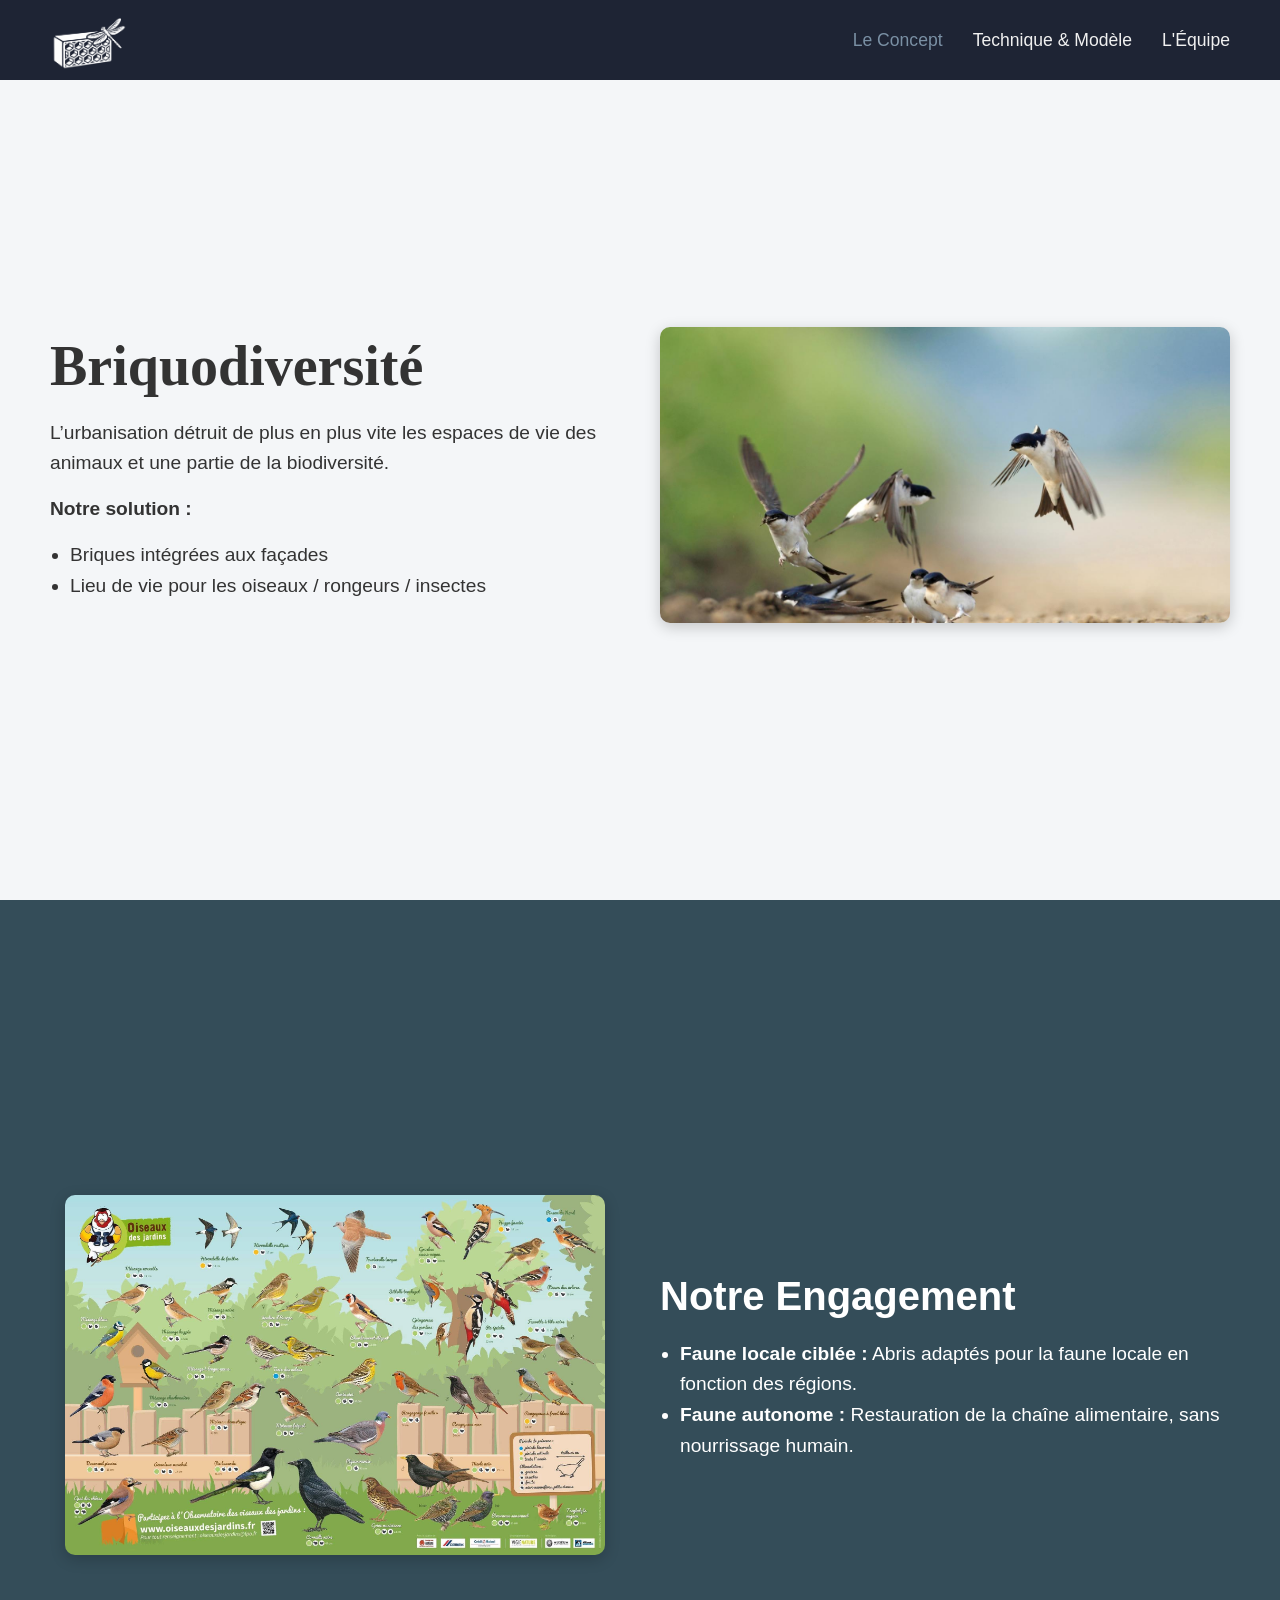
<file: index.html>
<!DOCTYPE html>
<html lang="fr">
<head>
    <meta charset="UTF-8">
    <title>Briquodiversité - Accueil</title>
    <link rel="stylesheet" href="./assets/style/index.css">
    <link rel="icon" type="image/x-icon" href="./assets/pics/logofree.png">
</head>
<body>
    <header class="head">
        <img class="logo" src="./assets/pics/logofree.png" alt="Logo Briquodiversité">
        <nav class="headliens">
            <a href="index.html" class="active">Le Concept</a>
            <a href="technique.html">Technique & Modèle</a>
            <a href="equipe.html">L'Équipe</a>
        </nav>
    </header>

    <!-- Diapo 1 : Problème et Solution -->
    <section class="slide bg-light">
        <div class="text-content">
            <h1>Briquodiversité</h1>
            <p>L’urbanisation détruit de plus en plus vite les espaces de vie des animaux et une partie de la biodiversité.</p>
            <p><strong>Notre solution :</strong> <ul>
                <li>Briques intégrées aux façades</li>
                <li>Lieu de vie pour les oiseaux / rongeurs / insectes</li>
            </ul></p>
        </div>
        <div class="image-content">
            <!-- Image suggérée : Ville vs Nature ou schéma d'une brique dans un mur -->
            <img src="./assets/pics/hirondelles.jpg" alt="Illustration de la brique intégrée">
        </div>
    </section>

    <!-- Diapo 2 : Ateliers et Faune -->
    <section class="slide bg-dark">
        <div class="image-content">
            <!-- Image suggérée : Moineau, papillon de nuit ou personnes en atelier -->
            <img src="./assets/pics/biodiversite.jpg" alt="Faune locale et ateliers">
        </div>
        <div class="text-content">
            <h2>Notre Engagement</h2>
            <ul>
                <li><strong>Faune locale ciblée :</strong> Abris adaptés pour la faune locale en fonction des régions.</li>
                <li><strong>Faune autonome :</strong> Restauration de la chaîne alimentaire, sans nourrissage humain.</li>
            </ul>
        </div>
    </section>
</body>
</html>
</file>
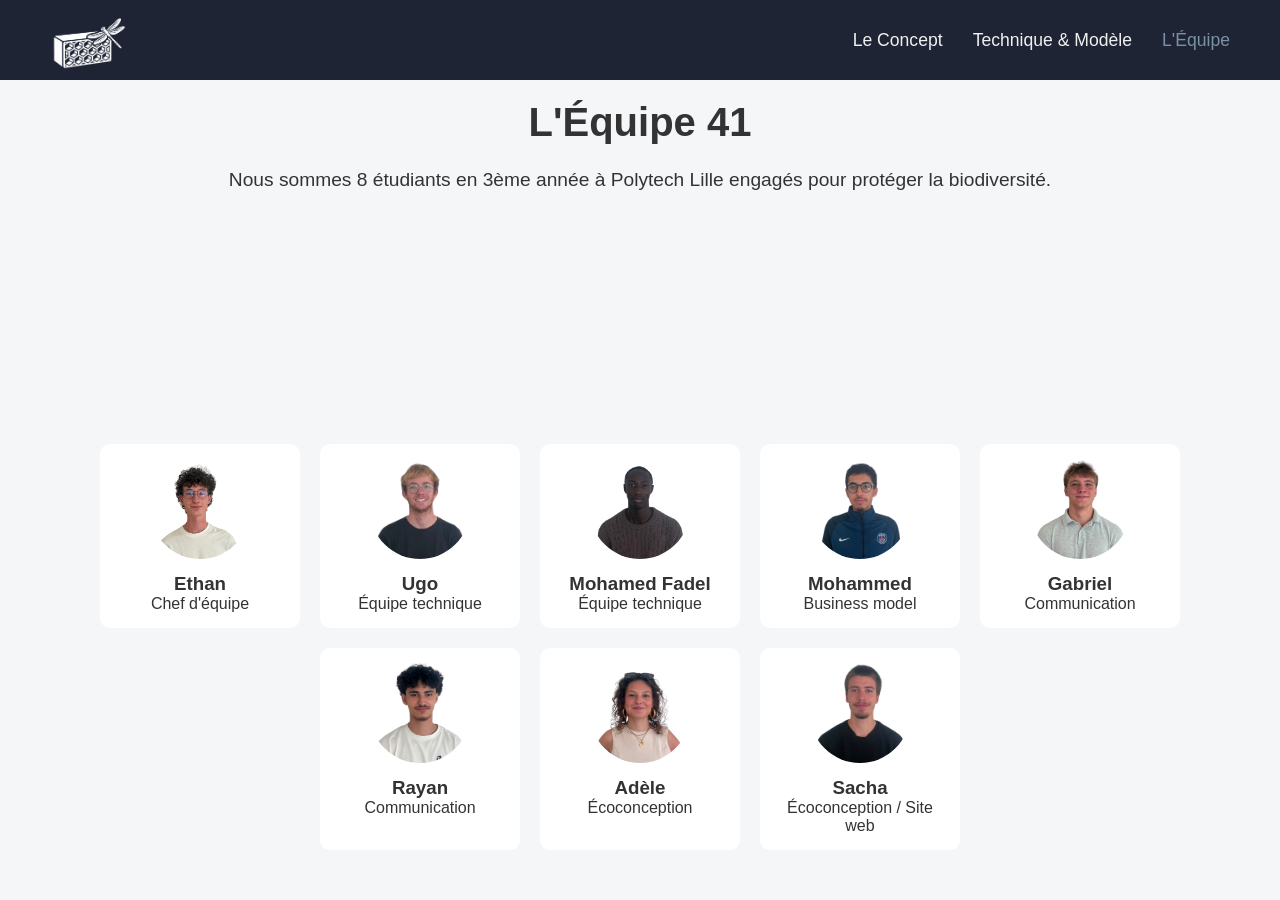
<file: equipe.html>
<!DOCTYPE html>
<html lang="fr">
<head>
    <meta charset="UTF-8">
    <title>Briquodiversité - L'Équipe</title>
    <link rel="stylesheet" href="./assets/style/index.css">
    <link rel="icon" type="image/x-icon" href="./assets/pics/logofree.png">
</head>
<body>
    <header class="head">
        <img class="logo" src="./assets/pics/logofree.png" alt="Logo">
        <nav class="headliens">
            <a href="index.html">Le Concept</a>
            <a href="technique.html">Technique & Modèle</a>
            <a href="equipe.html" class="active">L'Équipe</a>
        </nav>
    </header>

    <!-- Diapo 5 : L'équipe -->
    <section class="slide bg-light" style="flex-direction: column; justify-content: center;">
        <div class="text-content" style="text-align: center; margin-bottom: 20px;">
            <h2>L'Équipe 41</h2>
            <p>Nous sommes 8 étudiants en 3ème année à Polytech Lille engagés pour protéger la biodiversité.</p>
        </div>
        
        <div class="team-grid">
            <!-- Répétez ce bloc pour les 8 membres avec leurs photos respectives -->
            <div class="team-member">
                <img src="./assets/pics/equipe/ethan.png" alt="Ethan">
                <h3>Ethan</h3>
                <p>Chef d'équipe</p>
            </div>
            <div class="team-member">
                <img src="./assets/pics/equipe/ugo.png" alt="Ugo">
                <h3>Ugo</h3>
                <p>Équipe technique</p>
            </div>
            <div class="team-member">
                <img src="./assets/pics/equipe/mohamedfadel.png" alt="Mohamed Fadel">
                <h3>Mohamed Fadel</h3>
                <p>Équipe technique</p>
            </div>
            <div class="team-member">
                <img src="./assets/pics/equipe/mohammed.png" alt="Mohammed">
                <h3>Mohammed</h3>
                <p>Business model</p>
            </div>
            <div class="team-member">
                <img src="./assets/pics/equipe/gabriel.png" alt="Gabriel">
                <h3>Gabriel</h3>
                <p>Communication</p>
            </div>
            <div class="team-member">
                <img src="./assets/pics/equipe/rayan.png" alt="Rayan">
                <h3>Rayan</h3>
                <p>Communication</p>
            </div>
            <div class="team-member">
                <img src="./assets/pics/equipe/adele.png" alt="Adèle">
                <h3>Adèle</h3>
                <p>Écoconception</p>
            </div>
            <div class="team-member">
                <img src="./assets/pics/equipe/sacha.png" alt="Sacha">
                <h3>Sacha</h3>
                <p>Écoconception / Site web</p>
            </div>
        </div>
    </section>
</body>
</html>
</file>
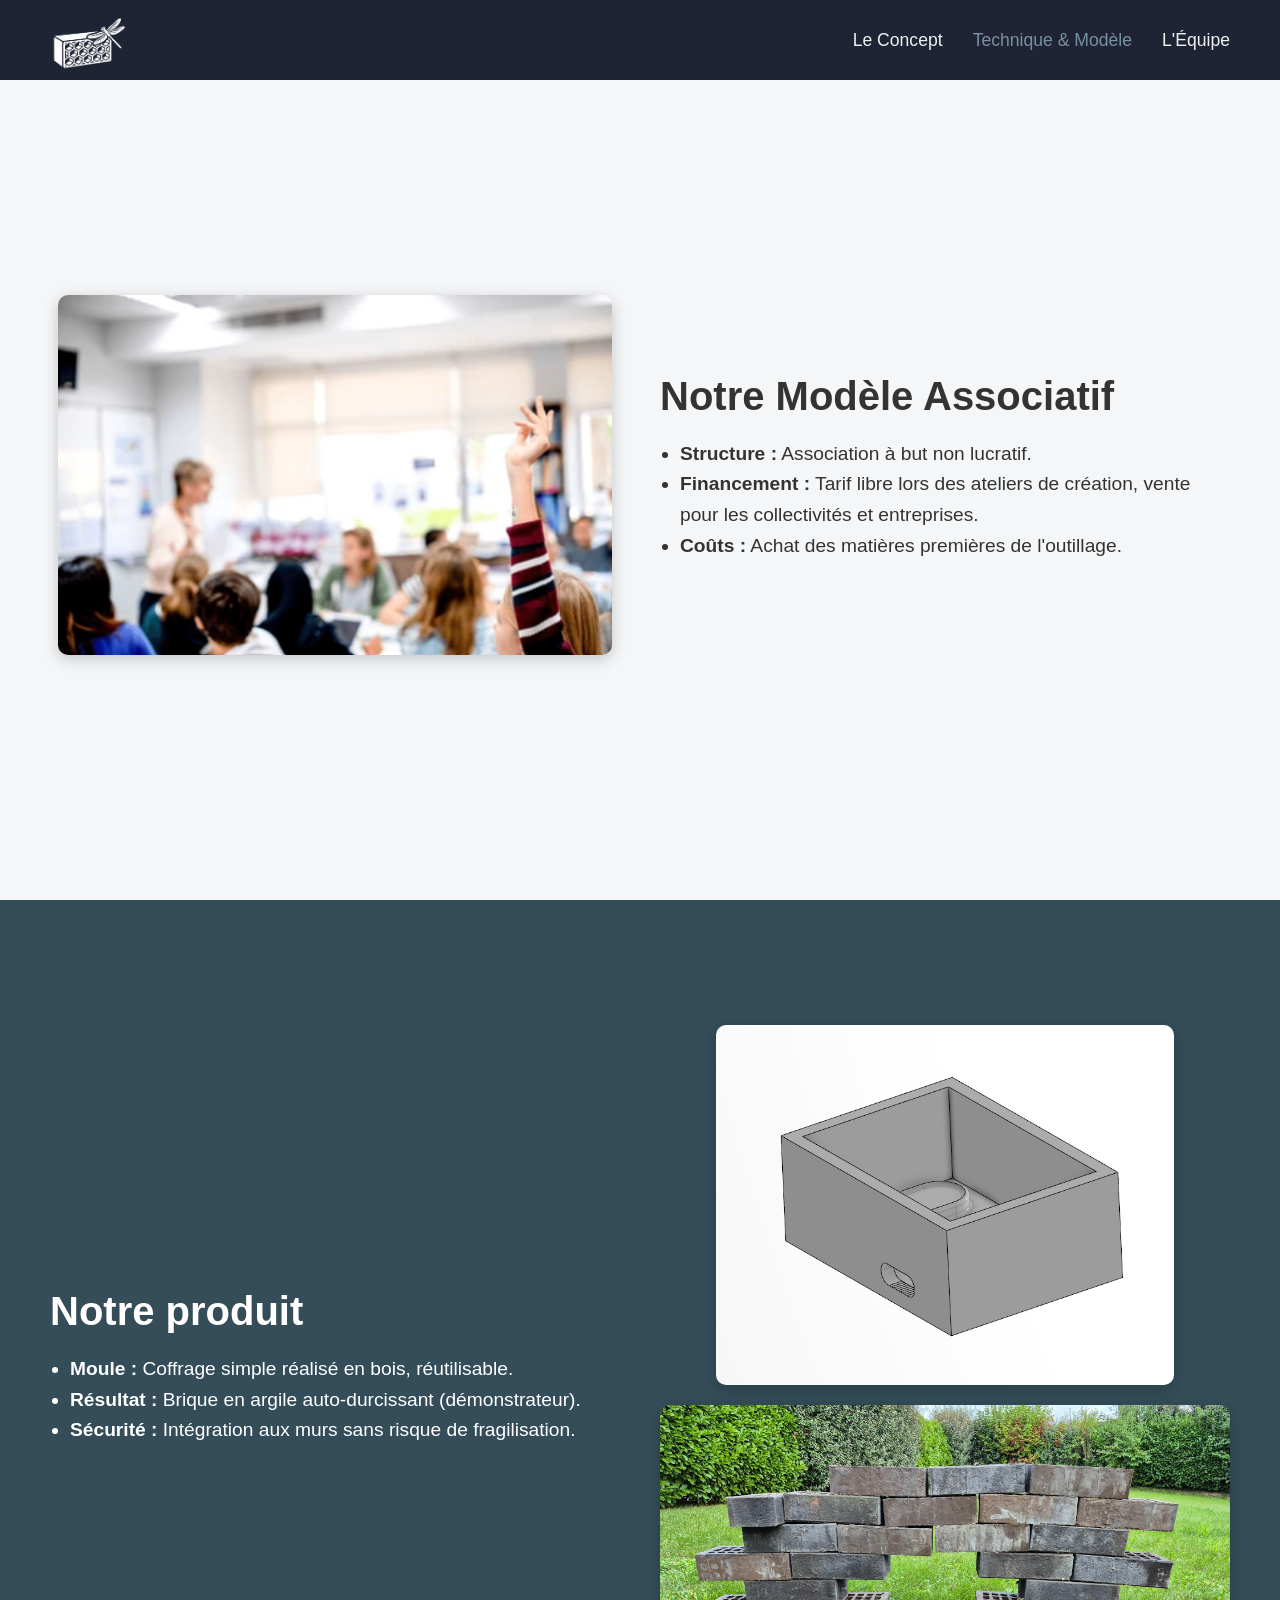
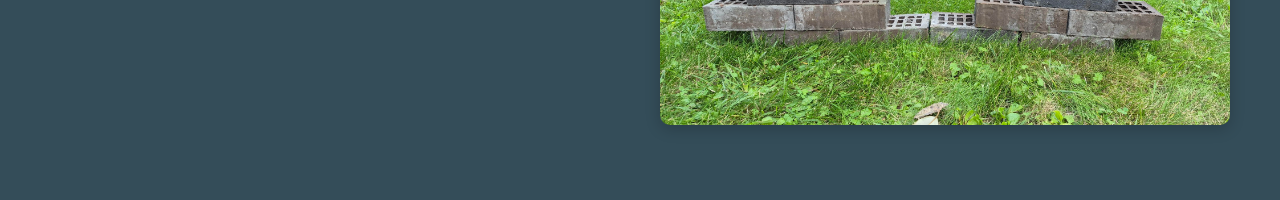
<file: technique.html>
<!DOCTYPE html>
<html lang="fr">
<head>
    <meta charset="UTF-8">
    <title>Briquodiversité - Technique</title>
    <link rel="stylesheet" href="./assets/style/index.css">
    <link rel="icon" type="image/x-icon" href="./assets/pics/logofree.png">
</head>
<body>
    <header class="head">
        <img class="logo" src="./assets/pics/logofree.png" alt="Logo">
        <nav class="headliens">
            <a href="index.html">Le Concept</a>
            <a href="technique.html" class="active">Technique & Modèle</a>
            <a href="equipe.html">L'Équipe</a>
        </nav>
    </header>
    <!-- Diapo 4 : Business Model -->
    <section class="slide bg-light">
        <div class="image-content">
            <img src="./assets/pics/activite.png" alt="Schéma du modèle économique">
        </div>
        <div class="text-content">
            <h2>Notre Modèle Associatif</h2>
            <ul>
                <li><strong>Structure :</strong> Association à but non lucratif.</li>
                <li><strong>Financement :</strong> Tarif libre lors des ateliers de création, vente pour les collectivités et entreprises.</li>
                <li><strong>Coûts :</strong> Achat des matières premières de l'outillage.</li>
            </ul>
        </div>
    </section>

    <!-- Diapo 3 : Écoconception et Démonstrateurs -->
    <section class="slide bg-dark">
        <div class="text-content">
            <h2>Notre produit</h2>
            <ul>
                <li><strong>Moule :</strong> Coffrage simple réalisé en bois, réutilisable.</li>
                <li><strong>Résultat :</strong> Brique en argile auto-durcissant (démonstrateur).</li>
                <li><strong>Sécurité :</strong> Intégration aux murs sans risque de fragilisation.</li>
            </ul>
        </div>
        <div class="image-content">
            <img src="./assets/pics/3d.png" alt="Schémas des démonstrateurs">
            <!-- Remplacez le src par le lien de votre deuxième image -->
            <img src="./assets/pics/mur.png" alt="Mur">
        </div>
    </section>
</body>
</html>
</file>
<file: assets/style/index.css>
/* Réinitialisation et base */
* { margin: 0; padding: 0; box-sizing: border-box; }
body { font-family: 'Segoe UI', Tahoma, Geneva, Verdana, sans-serif; color: #333; }

/* En-tête de navigation fixe */
.head {
    background-color: #1e2434;
    height: 80px;
    display: flex;
    justify-content: space-between;
    align-items: center;
    padding: 0 50px;
    position: fixed;
    width: 100%;
    top: 0;
    z-index: 1000;
}
.logo { height: 60px; }
.headliens { display: flex; gap: 30px; }
.headliens a { color: #f0f0f0; text-decoration: none; font-size: 1.1rem; }
.headliens a:hover, .headliens a.active { color: #7A90A4; }

/* Structure des Diapositives (Sections) */
.slide {
    min-height: 100vh;
    padding: 100px 50px 50px 50px; /* Espace pour le header fixe */
    display: flex;
    align-items: center;
    justify-content: space-between;
    gap: 40px;
}
/* Couleurs alternées pour différencier les diapos */
.bg-light { background-color: #f4f6f8; }
.bg-dark { background-color: #344D59; color: white; }

/* Contenu des diapos */
.text-content { flex: 1; }
.text-content h1 { font-size: 3.5rem; margin-bottom: 20px; font-family: 'Georgia', serif; }
.text-content h2 { font-size: 2.5rem; margin-bottom: 20px; }
.text-content p, .text-content ul { font-size: 1.2rem; line-height: 1.6; margin-bottom: 15px; }
.text-content ul { padding-left: 20px; }

/* Images - Modification pour permettre l'empilement vertical */
.image-content { 
    flex: 1; 
    display: flex;
    flex-direction: column; /* Empile les images l'une sous l'autre */
    align-items: center;
    justify-content: center;
    gap: 20px; /* Espace de 20px entre les deux images */
}

.image-content img { 
    max-width: 100%; 
    /* Réduction de la hauteur max à 40vh pour s'assurer que 2 images rentrent sans déborder de l'écran */
    max-height: 40vh; 
    border-radius: 10px; 
    box-shadow: 0 4px 15px rgba(0,0,0,0.2); 
}

/* Grille pour l'équipe */
.team-grid { display: flex; flex-wrap: wrap; gap: 20px; justify-content: center; margin-top: 30px; }
.team-member { text-align: center; background: #fff; padding: 15px; border-radius: 10px; width: 200px; color: #333; }
.team-member img { width: 100px; height: 100px; border-radius: 50%; object-fit: cover; margin-bottom: 10px; }
</file>
